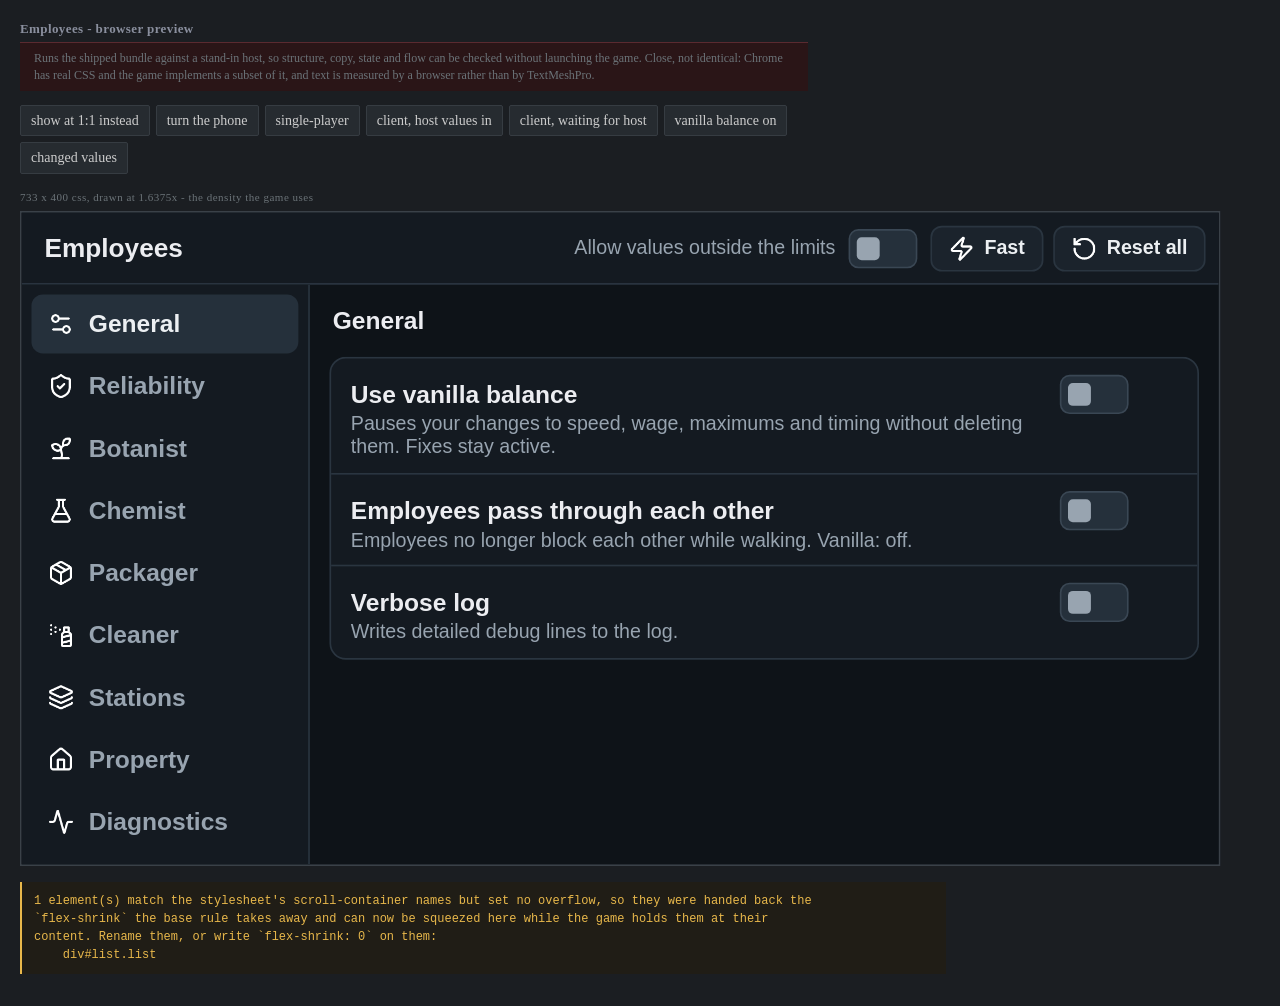
<file: Assets/app/preview.html>
<!doctype html>
<!-- Browser preview of the app against the stand-in in s1-mock.js. Serve this folder over http (npx serve Assets/app)
     and open preview.html; file:// cannot load an ES module. Not embedded in the mod. -->
<html lang="en">
<head>
<meta charset="utf-8">
<link rel="stylesheet" href="sideload-preview.css">
</head>
<body>
<script type="module">
import { mount } from './sideload-preview.js';
import { call, scenarios } from './s1-mock.js';

mount({
  title: 'Employees',
  background: '#0E1318',
  accent: '#4FC38A',
  call,
  scenarios,
});
</script>
</body>
</html>
</file>
<file: Assets/app/sideload-preview.css>
/* The Sideload renderer's own defaults, restated for a browser.
   Generated numbers are checked against the engine by Workspace/Tests/Sideload.Tests/PreviewShellTests.cs.

   Put `data-sideload` on whatever element holds the app - `#viewport` in a desktop preview shell, `<body>` on a
   page served to a phone - and everything below applies inside it. One file, both hosts.

   Every rule is wrapped in :where() so it carries ZERO specificity. That part is load-bearing: written plainly,
   `[data-sideload] *` would outrank every class selector in an app's stylesheet and the app's own
   `flex-direction: row` would never win. */


/* --- the box model ------------------------------------------------------------------------------------------ */

/* In this engine EVERY element is a flex container, the default direction is column, and border-box is always in
   force (Sideload/Css/ComputedStyle.cs). None of those three is true in CSS, and without them the browser lays out
   every box on the page differently from the game.

   `position: relative` is here because an absolutely positioned child in the engine is placed against its DIRECT
   parent's padding box, always - every box is a containing block there, whether or not it says `position`
   (FlexLayout.cs:142 and :261). A browser walks up to the nearest positioned ancestor instead, so without this an
   overlay pinned to a card lands on whatever container happens to be positioned. Declaring it costs nothing else:
   a relative box with no insets sits exactly where it would have sat, in the browser and in the engine alike. */
:where([data-sideload], [data-sideload] *) {
  display: flex;
  flex-direction: column;
  box-sizing: border-box;
  position: relative;
  margin: 0;
  padding: 0;
  border: 0;
  min-width: 0;
  min-height: 0;

  /* The engine's automatic minimum in a COLUMN is the item's own content height, and when a box declares a height
     that declared height IS the floor (FlexLayout.cs AutomaticMinimum). So a list of 92px rows stays 92px and
     scrolls. A browser floors at min-content instead and squeezed the same list into twenty overlapping lines.
     Zero shrink restores the engine's rule; an app that genuinely wants an item to give way says `flex-shrink` or
     `flex: 1` itself and beats this at any specificity.

     In a ROW the engine floors at zero, which is the opposite of a browser - there the preview will show an
     overflow the game squeezes away instead. Overflowing visibly is the better half of that trade. */
  flex-shrink: 0;

  /* `align-content` is not implemented; wrapped lines pack from the cross start (FlexLayout.cs:14). */
  align-content: flex-start;
}

/* A scroll container is the one box the engine DOES shrink below its content, precisely because it can scroll
   (AutomaticMinimum returns zero for it). Give it back what the rule above took away, or the one box meant to
   soak up the overflow is the one box that cannot.

   CSS cannot ask "does this element have overflow set", only whether it says so inline - hence the class names,
   which are the ones the shipped bundles already use. A page with its own name for a scroll box adds it here or
   writes `flex-shrink: 1` on it directly. */
:where([data-sideload] [style*="overflow"],
       [data-sideload] .scroll, [data-sideload] .rows, [data-sideload] .messages, [data-sideload] .list) {
  flex-shrink: 1;
  min-height: 0;
}


/* --- runs of text ------------------------------------------------------------------------------------------- */

/* The engine folds an element that holds text of its own plus inline children into ONE TextMeshPro string, with
   each child's colour as a tag (Dom/DomBuilder.cs CompileInline). So `Price: <span>$12</span>` is one line. In a
   browser the flex default above would make the span its own item and stack the price under the sentence; marking
   it inline puts it back in the same anonymous flex item as the text beside it, which is one line again.

   The limit, and it is worth knowing: the engine only folds when the element has DIRECT TEXT of its own. A bar
   holding nothing but two spans has two flex items and stacks them in a column - here they stay on one line.
   There is no selector for "my parent has a text node", so the preview's own checker names those elements at
   runtime instead. */
:where([data-sideload] span, [data-sideload] b, [data-sideload] strong, [data-sideload] i, [data-sideload] em,
       [data-sideload] u, [data-sideload] small, [data-sideload] code, [data-sideload] a) {
  display: inline;
}


/* --- controls ----------------------------------------------------------------------------------------------- */

/* `display: flex` is restated here and that is the whole point of the rule. This block carries the same zero
   specificity as the box-model rule and sits after it, so a `display: block` in this position quietly takes every
   button, input and select back out of flex layout - in the browser only. The engine makes no exception for a
   control, so a button laid out as a row was a row in the game and a stack of blocks in the preview: captions
   centred instead of left, trailing icons dropped below the field they belong in. */
:where([data-sideload] input, [data-sideload] button, [data-sideload] textarea, [data-sideload] select) {
  font: inherit;
  color: inherit;
  text-align: inherit;
  outline: none;
  display: flex;
}

/* A text field and a button are boxes the page styles; the browser's own chrome goes. A range, a colour input and a
   select keep theirs: the engine draws those three itself (Sideload/Dom/FormParts.cs), so the browser's native
   slider, picker and drop-down are the closest stand-in, and they raise the same input, change and pointer events. */
:where([data-sideload] input:not([type=range]):not([type=color]), [data-sideload] button, [data-sideload] textarea) {
  appearance: none;
  -webkit-appearance: none;
  background: none;
}

/* The engine's default look for the three, from Sideload/Css/UserAgentSheet.cs FormSource. It applies to every
   page there, so it applies to every preview here. */
:where([data-sideload] input[type=range]) { width: 130px; height: 18px; flex-shrink: 0; }
:where([data-sideload] input[type=color]) {
  width: 44px; height: 26px; padding: 3px; flex-shrink: 0; border: 1px solid rgba(128,128,128,0.55);
  border-radius: 4px; background-color: rgba(128,128,128,0.16);
}
:where([data-sideload] select) {
  padding: 4px 8px; border: 1px solid rgba(128,128,128,0.55); border-radius: 4px;
  background-color: rgba(128,128,128,0.16);
}
:where([data-sideload] option, [data-sideload] optgroup) { background-color: #1B1D24; color: #ECEDF1; }

:where([data-sideload] button) { cursor: pointer; }

/* The engine draws an image as its own box and never scales it down to its container. */
:where([data-sideload] img) { display: block; max-width: none; }


/* --- the inherited initial values ---------------------------------------------------------------------------- */

/* From Sideload/Css/ComputedStyle.cs, set once on the root and inherited from there. Never restated per element: a
   `:where([data-sideload] *)` rule would look harmless and would in fact break inheritance, resetting every child
   whose parent had chosen something else.

   A browser's own defaults are 16px, `normal` line-height and black text. All three are visibly wrong here - a
   page written against a 15px base comes out about 7% larger in the preview, and dark-on-dark text is unreadable. */
:where([data-sideload]) {
  font-size: 15px;      /* ComputedStyle.FontSize */
  line-height: 1.2;     /* ResolvedLineHeight, when line-height is unset */
  color: #ECEDF1;       /* ComputedStyle.Color */
  font-weight: 400;     /* ComputedStyle.FontWeight */
  text-align: left;     /* ComputedStyle.TextAlign */
  accent-color: #5E6AD2; /* ComputedStyle.DefaultAccent - the range fill and thumb */

  /* `game-ui` is the family name the bundles ask for. In the game it resolves to the Open Sans cuts the phone
     itself uses (Sideload/Paint/TextSupport.cs). Standing in with whatever the device has is not close enough:
     Segoe UI at the same size runs about a sixth wider, which moves every wrap and every measured position. */
  font-family: game-ui, "Open Sans", "Segoe UI", Roboto, Arial, sans-serif;
  -webkit-font-smoothing: antialiased;
}

/* Scrollbars stay hidden so the preview and the game still look alike - the engine draws none. */
:where([data-sideload] *) { scrollbar-width: none; }
:where([data-sideload]) ::-webkit-scrollbar { width: 0; height: 0; }
</file>
